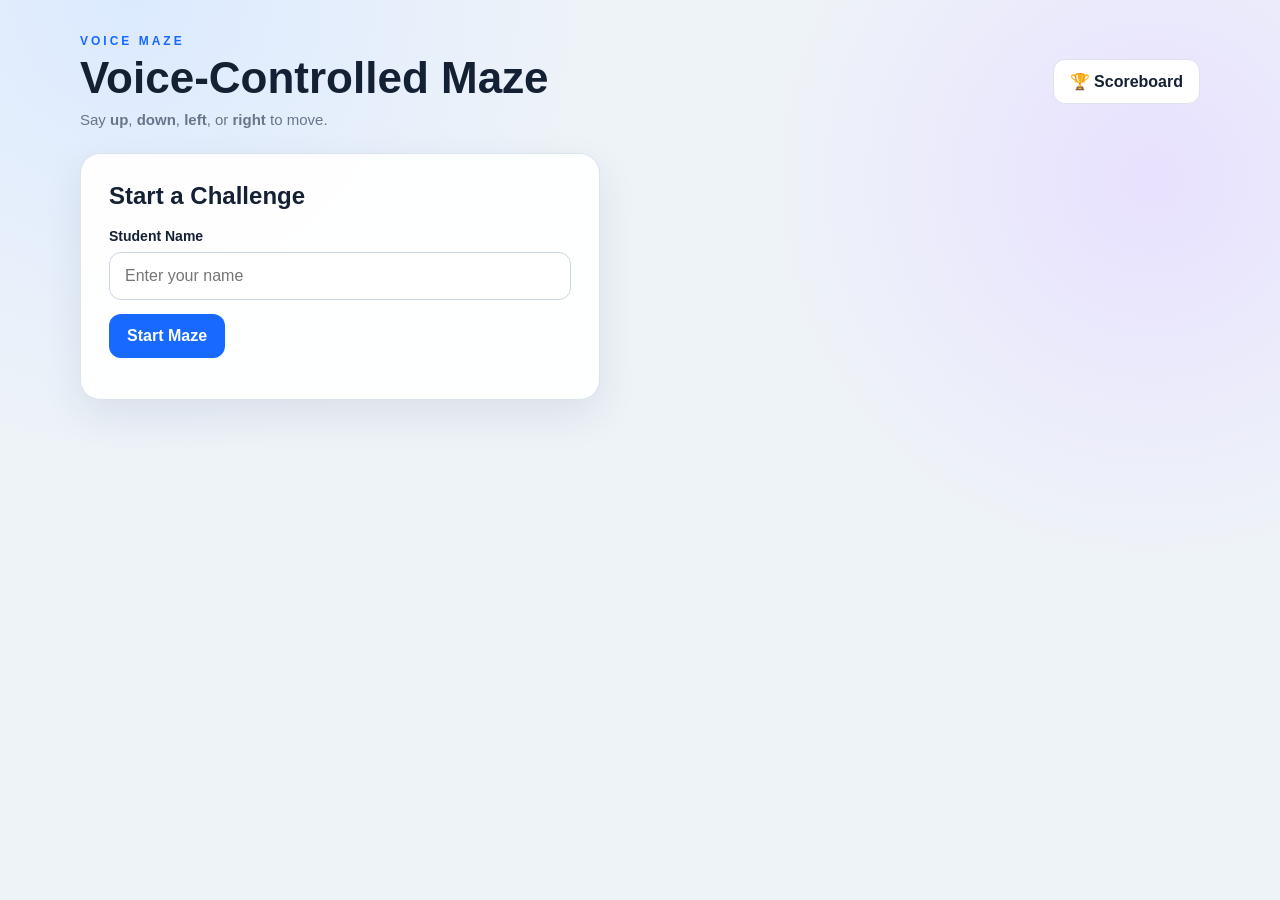
<file: index.html>
<!DOCTYPE html>
<html lang="en">
<head>
  <meta charset="UTF-8">
  <meta name="viewport" content="width=device-width, initial-scale=1.0">
  <title>Voice-Controlled Maze</title>
  <link rel="stylesheet" href="style.css">
</head>
<body>
  <main class="app">
    <header class="topbar">
      <div>
        <p class="eyebrow">VOICE MAZE</p>
        <h1>Voice-Controlled Maze</h1>
        <p class="subtitle">Say <b>up</b>, <b>down</b>, <b>left</b>, or <b>right</b> to move.</p>
      </div>
      <a class="score-link" href="scoreboard.html">🏆 Scoreboard</a>
    </header>

    <section id="setup" class="card setup-card">
      <h2>Start a Challenge</h2>
      <label for="studentName">Student Name</label>
      <input id="studentName" type="text" maxlength="30" placeholder="Enter your name" autocomplete="off">
      <button id="startBtn" class="primary">Start Maze</button>
      <p id="browserNote" class="note"></p>
    </section>

    <section id="game" class="game-layout hidden">
      <div class="card maze-card">
        <div class="game-head">
          <div>
            <span class="mini-label">PLAYER</span>
            <strong id="playerName">Student</strong>
          </div>
          <div class="stats">
            <div><span>Moves</span><b id="moves">0</b></div>
            <div><span>Score</span><b id="score">100</b></div>
          </div>
        </div>

        <div id="maze" class="maze" aria-label="Maze"></div>

        <div class="voice-panel">
          <button id="voiceBtn" class="voice-btn">
            <span id="micIcon">🎙️</span>
            <span id="voiceText">Start Voice Control</span>
          </button>
          <p id="heard" class="heard">Heard: —</p>
          <p class="commands">Commands: <b>UP</b> · <b>DOWN</b> · <b>LEFT</b> · <b>RIGHT</b></p>
        </div>

        <div class="manual-controls">
          <button data-dir="up">▲</button>
          <div>
            <button data-dir="left">◀</button>
            <button data-dir="down">▼</button>
            <button data-dir="right">▶</button>
          </div>
        </div>
      </div>

      <aside class="card info-card">
        <h2>How to Play</h2>
        <ol>
          <li>Enter the student's name.</li>
          <li>Click <b>Start Voice Control</b>.</li>
          <li>Say a direction clearly.</li>
          <li>Reach the 🏁 finish without hitting walls.</li>
        </ol>
        <div class="legend">
          <p>🟢 Start</p>
          <p>🐯 Player</p>
          <p>🏁 Finish</p>
          <p>⬛ Wall</p>
        </div>
        <button id="restartBtn" class="secondary">Restart</button>
      </aside>
    </section>

    <div id="winModal" class="modal hidden">
      <div class="modal-box">
        <div class="trophy">🏆</div>
        <h2>Maze Complete!</h2>
        <p id="resultText"></p>
        <div class="result-actions">
          <button id="playAgainBtn" class="primary">Play Again</button>
          <a href="scoreboard.html" class="secondary link-btn">View Scoreboard</a>
        </div>
      </div>
    </div>
  </main>

  <script src="script.js"></script>
</body>
</html>
</file>
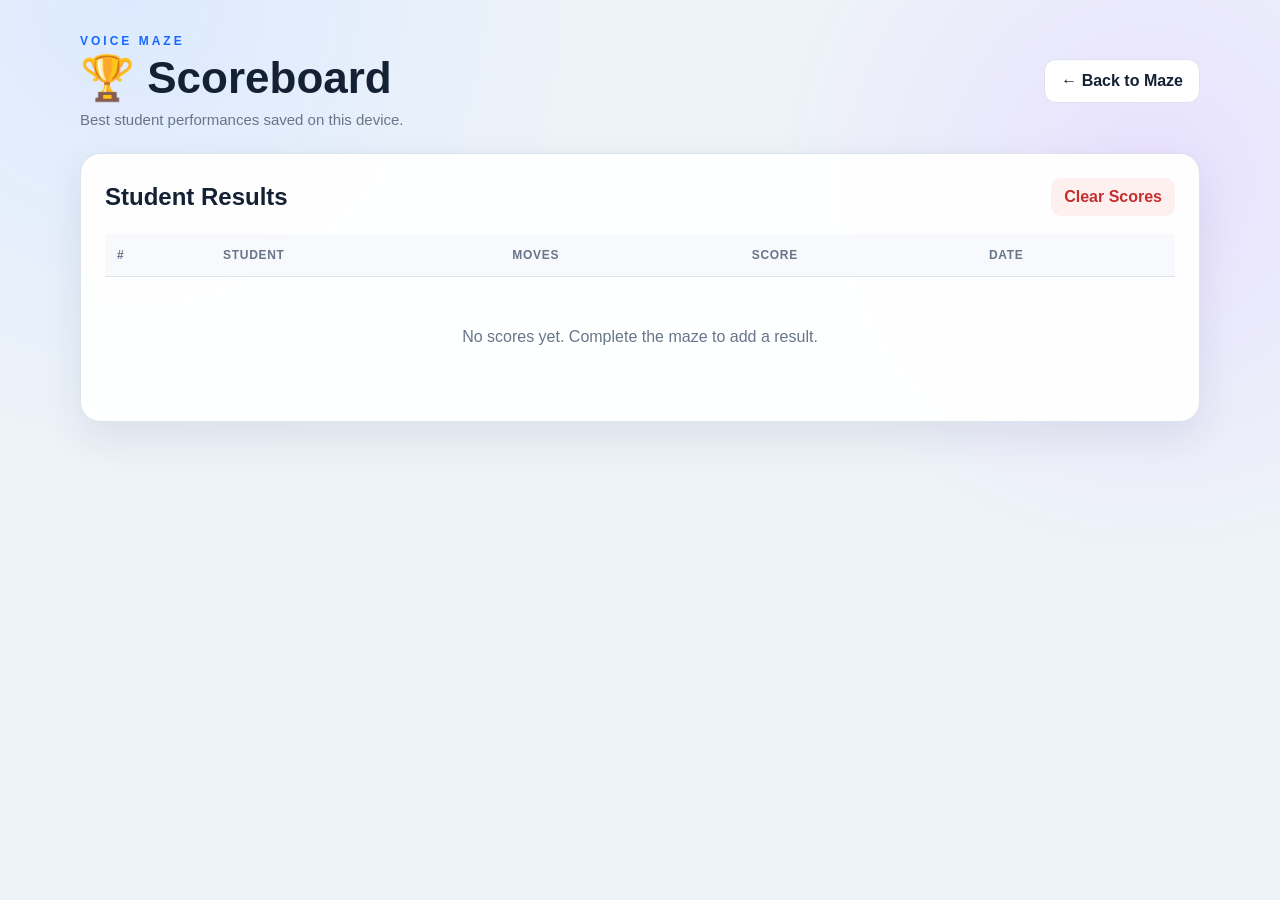
<file: scoreboard.html>
<!DOCTYPE html>
<html lang="en">
<head>
  <meta charset="UTF-8">
  <meta name="viewport" content="width=device-width, initial-scale=1.0">
  <title>Maze Scoreboard</title>
  <link rel="stylesheet" href="style.css">
</head>
<body>
  <main class="app scoreboard-page">
    <header class="topbar">
      <div>
        <p class="eyebrow">VOICE MAZE</p>
        <h1>🏆 Scoreboard</h1>
        <p class="subtitle">Best student performances saved on this device.</p>
      </div>
      <a class="score-link" href="index.html">← Back to Maze</a>
    </header>

    <section class="card board-card">
      <div class="board-tools">
        <h2>Student Results</h2>
        <button id="clearBtn" class="danger">Clear Scores</button>
      </div>
      <div class="table-wrap">
        <table>
          <thead>
            <tr>
              <th>#</th>
              <th>Student</th>
              <th>Moves</th>
              <th>Score</th>
              <th>Date</th>
            </tr>
          </thead>
          <tbody id="scoreRows"></tbody>
        </table>
      </div>
      <p id="emptyMessage" class="empty hidden">No scores yet. Complete the maze to add a result.</p>
    </section>
  </main>
  <script>
    const rows = document.getElementById('scoreRows');
    const empty = document.getElementById('emptyMessage');

    function loadScores() {
      const scores = JSON.parse(localStorage.getItem('voiceMazeScores') || '[]');
      scores.sort((a, b) => b.score - a.score || a.moves - b.moves);

      rows.innerHTML = '';
      empty.classList.toggle('hidden', scores.length !== 0);

      scores.forEach((s, i) => {
        const tr = document.createElement('tr');
        tr.innerHTML = `
          <td>${i + 1}</td>
          <td><strong>${escapeHTML(s.name)}</strong></td>
          <td>${s.moves}</td>
          <td><strong>${s.score}</strong></td>
          <td>${escapeHTML(s.date)}</td>
        `;
        rows.appendChild(tr);
      });
    }

    function escapeHTML(value) {
      return String(value).replace(/[&<>"']/g, c => ({
        '&':'&amp;', '<':'&lt;', '>':'&gt;', '"':'&quot;', "'":'&#039;'
      }[c]));
    }

    document.getElementById('clearBtn').addEventListener('click', () => {
      if (confirm('Clear all scoreboard results?')) {
        localStorage.removeItem('voiceMazeScores');
        loadScores();
      }
    });

    loadScores();
  </script>
</body>
</html>
</file>
<file: style.css>
*{box-sizing:border-box}
:root{
  --bg:#eef3f8;--card:#fff;--ink:#142033;--muted:#68758a;
  --accent:#1769ff;--accent2:#0d4fc7;--wall:#17202d;
  --green:#22b573;--red:#e84b4b;--line:#dce3ec;
}
body{
  margin:0;font-family:Inter,Segoe UI,Arial,sans-serif;background:
  radial-gradient(circle at 10% 0%,#dceaff 0,transparent 32%),
  radial-gradient(circle at 90% 20%,#e8e1ff 0,transparent 28%),var(--bg);
  color:var(--ink);min-height:100vh;
}
.app{width:min(1120px,94%);margin:0 auto;padding:34px 0 50px}
.topbar{display:flex;align-items:center;justify-content:space-between;gap:20px;margin-bottom:25px}
.eyebrow{font-size:12px;letter-spacing:3px;font-weight:800;color:var(--accent);margin:0 0 7px}
h1{margin:0;font-size:clamp(28px,5vw,44px);line-height:1.05}
h2{margin:0 0 18px}
.subtitle{color:var(--muted);margin:10px 0 0;font-size:15px}
.score-link,.link-btn{
  text-decoration:none;color:var(--ink);background:#fff;border:1px solid var(--line);
  padding:12px 16px;border-radius:12px;font-weight:700;white-space:nowrap;
}
.card{background:rgba(255,255,255,.94);border:1px solid rgba(215,224,235,.9);
  box-shadow:0 15px 40px rgba(31,49,76,.09);border-radius:20px}
.setup-card{max-width:520px;padding:28px}
label{display:block;font-size:14px;font-weight:700;margin-bottom:8px}
input{
  width:100%;padding:14px 15px;border:1px solid #ccd6e3;border-radius:12px;
  font-size:16px;outline:none;margin-bottom:14px
}
input:focus{border-color:var(--accent);box-shadow:0 0 0 3px #1769ff18}
button{font:inherit;border:0;cursor:pointer}
.primary{background:var(--accent);color:#fff;padding:13px 18px;border-radius:12px;font-weight:800}
.primary:hover{background:var(--accent2)}
.secondary{background:#eef3f8;color:var(--ink);padding:12px 16px;border-radius:12px;font-weight:800}
.note{font-size:12px;color:var(--muted);margin:13px 0 0;line-height:1.5}
.hidden{display:none!important}
.game-layout{display:grid;grid-template-columns:minmax(0,1fr) 300px;gap:20px}
.maze-card{padding:20px}
.game-head{display:flex;justify-content:space-between;align-items:center;margin-bottom:18px}
.mini-label{display:block;font-size:10px;color:var(--muted);letter-spacing:1.5px;font-weight:800;margin-bottom:4px}
.stats{display:flex;gap:12px}
.stats div{min-width:72px;background:#f4f7fb;border-radius:12px;padding:8px 11px;text-align:center}
.stats span{display:block;font-size:10px;color:var(--muted);text-transform:uppercase;font-weight:700}
.stats b{font-size:20px}
.maze{
  width:min(100%,600px);aspect-ratio:1;margin:auto;
  display:grid;grid-template-columns:repeat(15,1fr);grid-template-rows:repeat(15,1fr);
  background:#fff;border:5px solid var(--wall);border-radius:5px;overflow:hidden;
  touch-action:none;
}
.cell{position:relative;display:flex;align-items:center;justify-content:center;min-width:0}
.wall{background:var(--wall)}
.start{background:#d9f9e9}
.finish{background:#fff1cf}
.player{font-size:clamp(15px,3.2vw,30px);z-index:2;filter:drop-shadow(0 2px 1px #0003);line-height:1}
.finish::after{content:"🏁";font-size:clamp(13px,2.7vw,25px)}
.voice-panel{text-align:center;padding:17px 5px 5px}
.voice-btn{
  width:100%;max-width:390px;padding:14px 18px;border-radius:14px;
  background:#17202d;color:white;font-weight:800;box-shadow:0 7px 16px #17202d22;
}
.voice-btn.listening{background:#e84b4b;animation:pulse 1s infinite}
@keyframes pulse{50%{transform:scale(1.015);box-shadow:0 0 0 7px #e84b4b18}}
.heard{margin:9px 0 2px;font-size:13px;color:var(--muted);min-height:19px}
.commands{font-size:11px;color:#8490a0;margin:4px 0}
.manual-controls{text-align:center;margin-top:10px}
.manual-controls button{
  width:44px;height:40px;margin:2px;border-radius:10px;background:#eef3f8;color:#243246;font-weight:900;
}
.manual-controls button:active{transform:scale(.94)}
.info-card{padding:24px;height:max-content}
.info-card ol{padding-left:21px;color:#5c697c;line-height:1.8;font-size:14px}
.legend{border-top:1px solid var(--line);border-bottom:1px solid var(--line);padding:12px 0;margin:18px 0}
.legend p{margin:8px 0;font-size:13px}
.danger{background:#fff0f0;color:#c52e2e;padding:10px 13px;border-radius:10px;font-weight:800}
.modal{position:fixed;inset:0;background:#07101dcc;display:grid;place-items:center;padding:20px;z-index:10}
.modal-box{background:white;border-radius:22px;padding:32px;max-width:430px;width:100%;text-align:center}
.trophy{font-size:54px}.modal-box h2{font-size:30px}
.result-actions{display:flex;gap:10px;justify-content:center;flex-wrap:wrap}
.board-card{padding:24px}
.board-tools{display:flex;align-items:center;justify-content:space-between;gap:15px;margin-bottom:18px}
.board-tools h2{margin:0}
.table-wrap{overflow-x:auto}
table{width:100%;border-collapse:collapse;min-width:620px}
th,td{text-align:left;padding:14px 12px;border-bottom:1px solid var(--line)}
th{font-size:12px;text-transform:uppercase;letter-spacing:.7px;color:var(--muted);background:#f7f9fc}
td{font-size:14px}.empty{text-align:center;color:var(--muted);padding:35px}
@media(max-width:800px){
  .game-layout{grid-template-columns:1fr}
  .info-card{display:none}
}
@media(max-width:560px){
  .app{padding-top:22px}.topbar{align-items:flex-start}.score-link{font-size:12px;padding:9px 10px}
  .maze-card{padding:12px}.setup-card{padding:22px}.game-head{margin-bottom:12px}
  .stats{gap:5px}.stats div{min-width:60px;padding:6px}
}
</file>
